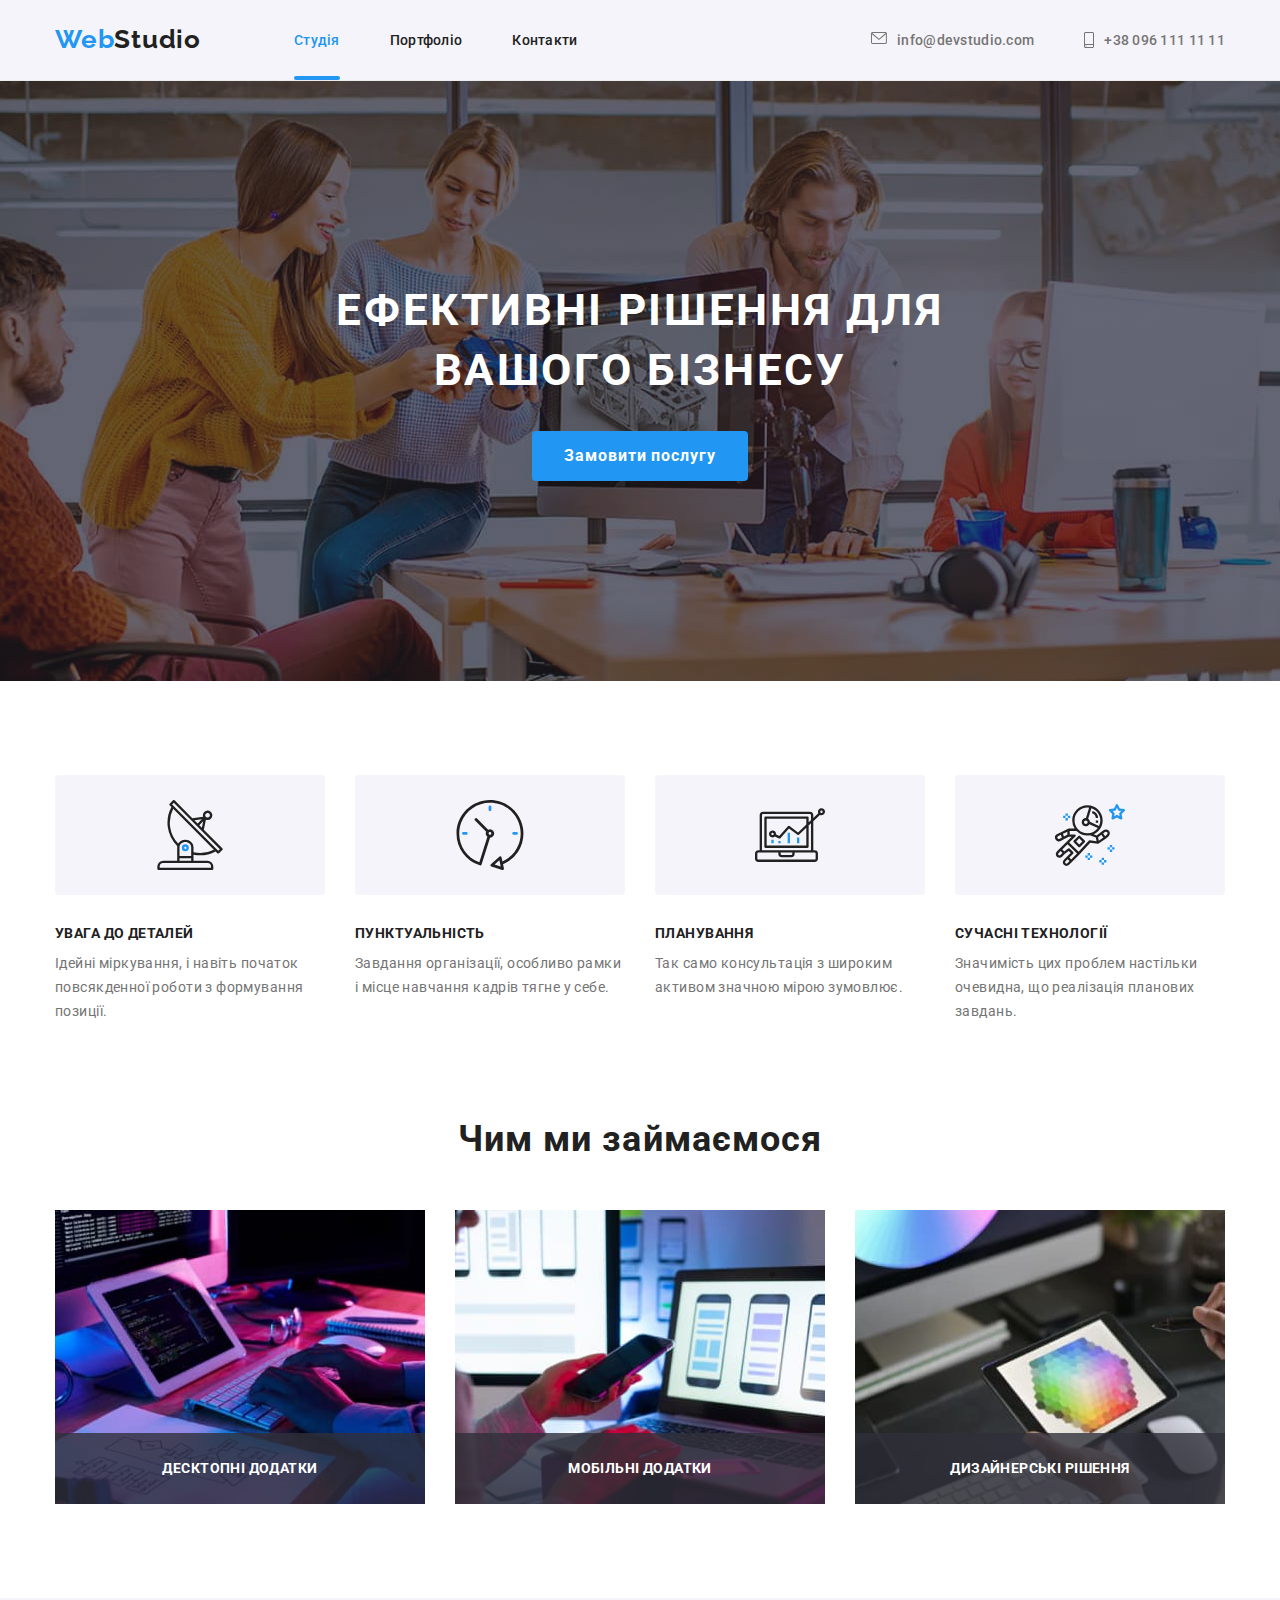
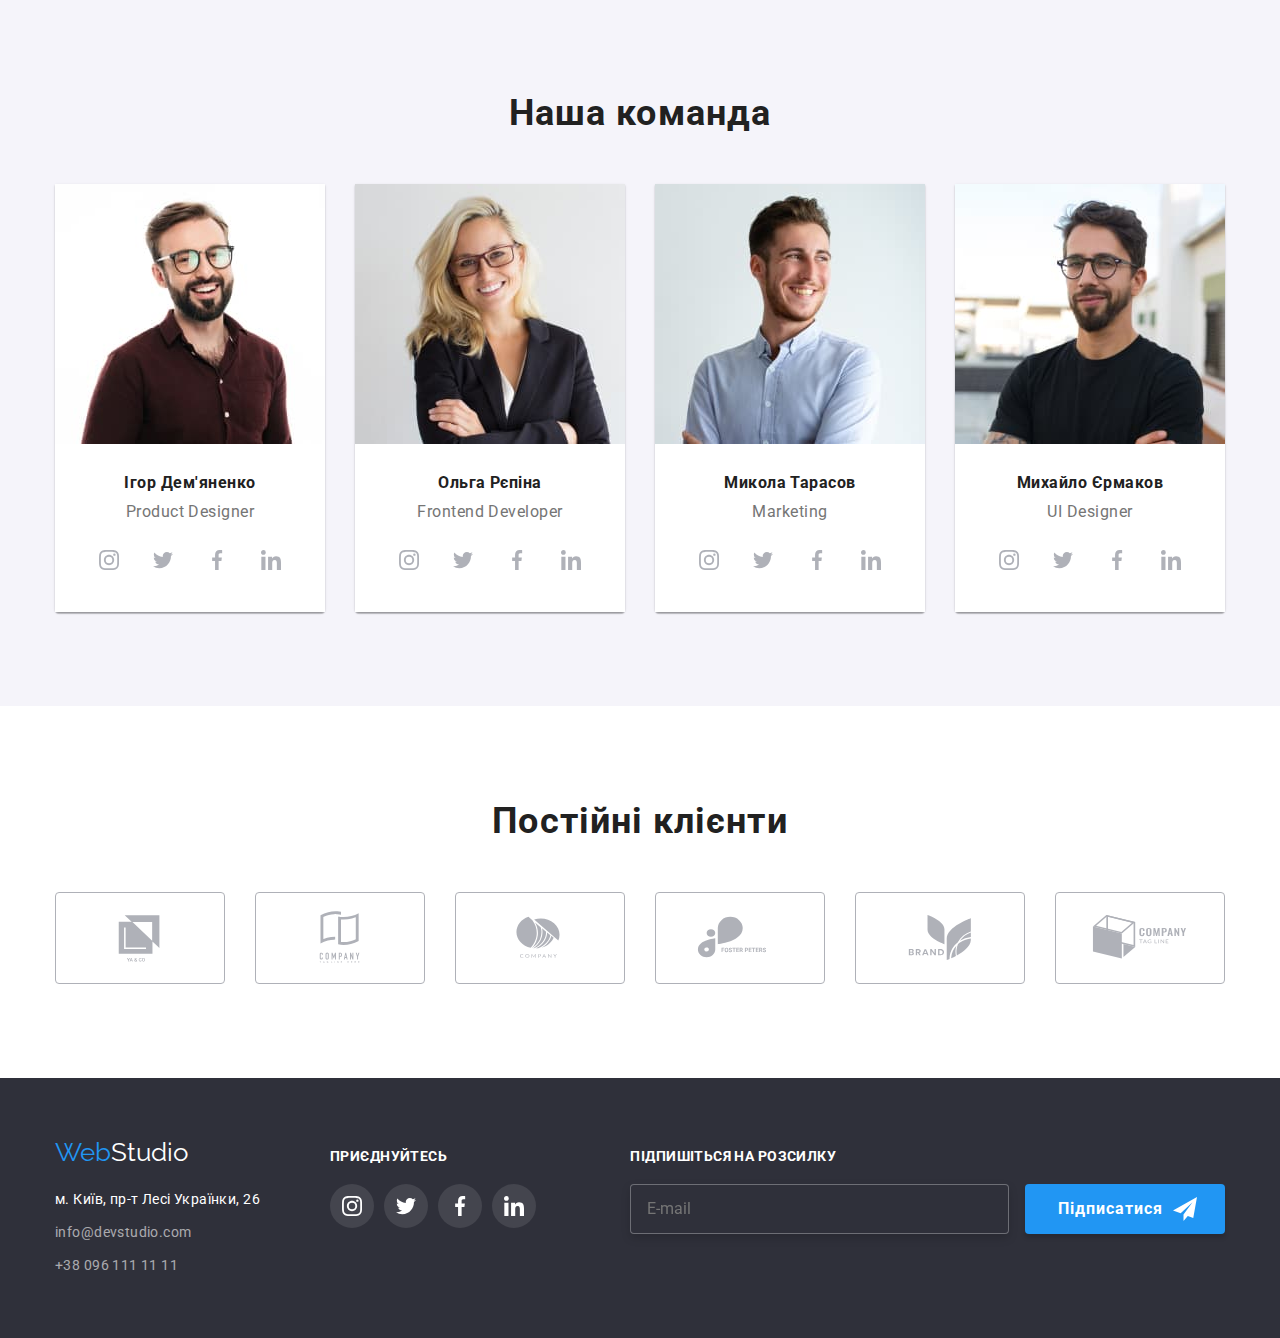
<file: index.html>
<!DOCTYPE html>
<html lang="uk">
  <head>
    <meta charset="UTF-8" />
    <meta http-equiv="X-UA-Compatible" content="IE=edge" />
    <meta name="viewport" content="width=device-width, initial-scale=1.0" />
    <title>WebStudio</title>
    <link rel="preconnect" href="https://fonts.googleapis.com" />
    <link rel="preconnect" href="https://fonts.gstatic.com" crossorigin />
    <link
      rel="stylesheet"
      href="https://cdnjs.cloudflare.com/ajax/libs/modern-normalize/1.0.0/modern-normalize.min.css"
    />
    <link
      href="https://fonts.googleapis.com/css2?family=Raleway:wght@700&family=Roboto:wght@400;500;700;900&display=swap"
      rel="stylesheet"
    />
    <link rel="stylesheet" href="CSS/style.css" />
  </head>
  <body>
    <header class="header">
      <div class="container container__header">
        <nav class="nav">
          <a href="./index.html" class="logo"
            ><span class="logo__text">Web</span>Studio</a
          >
          <ul class="site-nav">
            <li class="site-nav__item">
              <a
                href="./index.html"
                class="site-nav__link site-nav__link--current"
                >Студія</a
              >
            </li>
            <li class="site-nav__item">
              <a href="./portfolio.html" class="site-nav__link">Портфоліо</a>
            </li>
            <li class="site-nav__item">
              <a href="#" class="site-nav__link">Контакти</a>
            </li>
          </ul>
        </nav>
        <ul class="contacts">
          <li class="contact__item">
            <a href="mailto:info@devstudio.com" class="site-nav__link contact"
              ><svg class="contact__icon" width="16" height="12">
                <use href="./images/icons.svg#icon-mail"></use>
              </svg>
              info@devstudio.com</a
            >
          </li>
          <li class="contact__item">
            <a href="tel:+380961111111" class="site-nav__link contact"
              ><svg class="contact__icon" width="10" height="16">
                <use href="./images/icons.svg#icon-smartphone"></use>
              </svg>
              +38 096 111 11 11</a
            >
          </li>
        </ul>
      </div>
    </header>
    <main>
      <section class="hero">
        <div class="container hero__container">
          <h1 class="hero__header">Ефективні рішення для вашого бізнесу</h1>
          <button class="place-order" type="button" data-modal-open>
            Замовити послугу
          </button>
          <div class="backdrop is-hidden" data-modal>
            <div class="modal">
              <button class="close__button" data-modal-close>
                <svg class="close__icon" width="18" height="18">
                  <use href="./images/icons.svg#icon-close"></use>
                </svg>
              </button>
              <div class="modal-inputs--container">
                <form name="modal-form" autocomplete="on" class="modal--form">
                  <fieldset class="modal--fieldset">
                    <legend class="modal--legend">
                      Залиште свої дані, ми вам передзвонимо
                    </legend>
                    <label for="modal--name-input">Ім'я</label>
                    <div class="modal--input-box">
                      <input
                        class="modal--input"
                        type="text"
                        name="username"
                        placeholder=""
                        id="modal--name-input"
                      />
                      <svg class="modal--icon" width="18" height="18">
                        <use href="images/icons.svg#icon-person-black"></use>
                      </svg>
                    </div>
                    <label for="modal--tel-input">Телефон</label>
                    <div class="modal--input-box">
                      <input
                        class="modal--input"
                        type="tel"
                        name="tel"
                        placeholder=""
                        id="modal--tel-input"
                      />
                      <svg class="modal--icon" width="18" height="18">
                        <use href="images/icons.svg#icon-phone-black"></use>
                      </svg>
                    </div>
                    <label for="modal--email-input">Пошта</label>
                    <div class="modal--input-box">
                      <input
                        class="modal--input"
                        type="email"
                        name="email"
                        placeholder=""
                        id="modal--email-input"
                      />
                      <svg class="modal--icon" width="18" height="18">
                        <use href="images/icons.svg#icon-email-black"></use>
                      </svg>
                    </div>
                    <label>
                      Коментар
                      <textarea
                        class="modal--textarea modal--input"
                        name="textarea"
                        id=""
                        rows="7"
                        placeholder="Введіть текст"
                      ></textarea>
                    </label>
                  </fieldset>
                  <label class="checkbox">
                    <input type="checkbox" class="checkbox--input" />
                    <span class="modal-check-box"></span>
                    Погоджуюся з розсилкою та приймаю
                    <span class="modal-check-text">Умови договору</span>
                  </label>
                  <button class="modal-send" type="submit">Відправити</button>
                </form>
              </div>
            </div>
          </div>
        </div>
      </section>
      <section class="section">
        <div class="container">
          <h2 class="visually-hidden">Наші перваги</h2>
          <ul class="benefits">
            <li class="benefits-item antenna">
              <div class="benefits-icon-container">
                <svg class="benefits-icon" width="70" height="70">
                  <use href="./images/icons.svg#icon-antenna"></use>
                </svg>
              </div>
              <h3 class="benefits-header">Увага до деталей</h3>
              <p class="benefits-text">
                Ідейні міркування, і навіть початок повсякденної роботи з
                формування позиції.
              </p>
            </li>
            <li class="benefits-item clock">
              <div class="benefits-icon-container">
                <svg class="benefits-icon" width="70" height="70">
                  <use href="./images/icons.svg#icon-clock"></use>
                </svg>
              </div>
              <h3 class="benefits-header">Пунктуальність</h3>
              <p class="benefits-text">
                Завдання організації, особливо рамки і місце навчання кадрів
                тягне у себе.
              </p>
            </li>
            <li class="benefits-item diagram">
              <div class="benefits-icon-container">
                <svg class="benefits-icon" width="70" height="70">
                  <use href="./images/icons.svg#icon-diagram"></use>
                </svg>
              </div>
              <h3 class="benefits-header">Планування</h3>
              <p class="benefits-text">
                Так само консультація з широким активом значною мірою зумовлює.
              </p>
            </li>
            <li class="benefits-item astronaut">
              <div class="benefits-icon-container">
                <svg class="benefits-icon" width="70" height="70">
                  <use href="./images/icons.svg#icon-astronaut"></use>
                </svg>
              </div>
              <h3 class="benefits-header">Сучасні технології</h3>
              <p class="benefits-text">
                Значимість цих проблем настільки очевидна, що реалізація
                планових завдань.
              </p>
            </li>
          </ul>
        </div>
      </section>
      <section class="section todo">
        <div class="container">
          <h2 class="header-second">Чим ми займаємося</h2>
          <ul class="we-do">
            <li>
              <div class="we-do-thumb">
                <img
                  src="images/what_we_doing.jpg"
                  alt="робота за планшетом та комп'ютером"
                  width="370"
                  class="we-do-img"
                />
                <p class="we-do-text">Десктопні додатки</p>
              </div>
            </li>
            <li>
              <div class="we-do-thumb">
                <img
                  src="images/wat_we_doing_2.jpg"
                  alt="робота за ноутбуком та телефоном"
                  width="370"
                  class="we-do-img"
                />
                <p class="we-do-text">Мобільні додатки</p>
              </div>
            </li>
            <li>
              <div class="we-do-thumb">
                <img
                  src="images/wat_we_doing_3.jpg"
                  alt="робота за планшетом"
                  width="370"
                  class="we-do-img"
                />
                <p class="we-do-text">Дизайнерські рішення</p>
              </div>
            </li>
          </ul>
        </div>
      </section>
      <section class="team-section section">
        <div class="container">
          <h2 class="header-second">Наша команда</h2>
          <ul class="team">
            <li class="team-item">
              <img
                class="team-img"
                src="images/igor_demyanenko.jpg"
                alt="Фото Ігора Демяненка"
                width="270"
              />
              <div class="team-description">
                <h3 class="team-header">Ігор Дем'яненко</h3>
                <p class="team-text">Product Designer</p>
                <ul class="soc-list">
                  <li class="soc-item">
                    <a href="" class="soc-link"
                      ><svg class="soc-icon" width="20" height="20">
                        <use href="./images/icons.svg#icon-instagram"></use>
                      </svg>
                    </a>
                  </li>
                  <li class="soc-item">
                    <a href="" class="soc-link"
                      ><svg class="soc-icon" width="20" height="20">
                        <use href="./images/icons.svg#icon-twitter"></use>
                      </svg>
                    </a>
                  </li>
                  <li class="soc-item">
                    <a href="" class="soc-link"
                      ><svg class="soc-icon" width="20" height="20">
                        <use href="./images/icons.svg#icon-facebook"></use>
                      </svg>
                    </a>
                  </li>
                  <li class="soc-item">
                    <a href="" class="soc-link"
                      ><svg class="soc-icon" width="20" height="20">
                        <use href="./images/icons.svg#icon-linkedin"></use>
                      </svg>
                    </a>
                  </li>
                </ul>
              </div>
            </li>
            <li class="team-item">
              <img
                class="team-img"
                src="images/olg_repina.jpg"
                alt="Фото Ольги Рєпіної"
                width="270"
              />
              <div class="team-description">
                <h3 class="team-header">Ольга Рєпіна</h3>
                <p class="team-text">Frontend Developer</p>
                <ul class="soc-list">
                  <li class="soc-item">
                    <a href="" class="soc-link"
                      ><svg class="soc-icon" width="20" height="20">
                        <use href="./images/icons.svg#icon-instagram"></use>
                      </svg>
                    </a>
                  </li>
                  <li class="soc-item">
                    <a href="" class="soc-link"
                      ><svg class="soc-icon" width="20" height="20">
                        <use href="./images/icons.svg#icon-twitter"></use>
                      </svg>
                    </a>
                  </li>
                  <li class="soc-item">
                    <a href="" class="soc-link"
                      ><svg class="soc-icon" width="20" height="20">
                        <use href="./images/icons.svg#icon-facebook"></use>
                      </svg>
                    </a>
                  </li>
                  <li class="soc-item">
                    <a href="" class="soc-link"
                      ><svg class="soc-icon" width="20" height="20">
                        <use href="./images/icons.svg#icon-linkedin"></use>
                      </svg>
                    </a>
                  </li>
                </ul>
              </div>
            </li>
            <li class="team-item">
              <img
                class="team-img"
                src="images/mykola_tarasov.jpg"
                alt="Фото Миколи Тарасоа"
                width="270"
              />
              <div class="team-description">
                <h3 class="team-header">Микола Тарасов</h3>
                <p class="team-text">Marketing</p>
                <ul class="soc-list">
                  <li class="soc-item">
                    <a href="" class="soc-link"
                      ><svg class="soc-icon" width="20" height="20">
                        <use href="./images/icons.svg#icon-instagram"></use>
                      </svg>
                    </a>
                  </li>
                  <li class="soc-item">
                    <a href="" class="soc-link"
                      ><svg class="soc-icon" width="20" height="20">
                        <use href="./images/icons.svg#icon-twitter"></use>
                      </svg>
                    </a>
                  </li>
                  <li class="soc-item">
                    <a href="" class="soc-link"
                      ><svg class="soc-icon" width="20" height="20">
                        <use href="./images/icons.svg#icon-facebook"></use>
                      </svg>
                    </a>
                  </li>
                  <li class="soc-item">
                    <a href="" class="soc-link"
                      ><svg class="soc-icon" width="20" height="20">
                        <use href="./images/icons.svg#icon-linkedin"></use>
                      </svg>
                    </a>
                  </li>
                </ul>
              </div>
            </li>
            <li class="team-item">
              <img
                class="team-img"
                src="images/mikhaylo_yermakov.jpg"
                alt="Фото Михайла Єрмакова"
                width="270"
              />
              <div class="team-description">
                <h3 class="team-header">Михайло Єрмаков</h3>
                <p class="team-text">UI Designer</p>
                <ul class="soc-list">
                  <li class="soc-item">
                    <a href="" class="soc-link"
                      ><svg class="soc-icon" width="20" height="20">
                        <use href="./images/icons.svg#icon-instagram"></use>
                      </svg>
                    </a>
                  </li>
                  <li class="soc-item">
                    <a href="" class="soc-link"
                      ><svg class="soc-icon" width="20" height="20">
                        <use href="./images/icons.svg#icon-twitter"></use>
                      </svg>
                    </a>
                  </li>
                  <li class="soc-item">
                    <a href="" class="soc-link"
                      ><svg class="soc-icon" width="20" height="20">
                        <use href="./images/icons.svg#icon-facebook"></use>
                      </svg>
                    </a>
                  </li>
                  <li class="soc-item">
                    <a href="" class="soc-link"
                      ><svg class="soc-icon" width="20" height="20">
                        <use href="./images/icons.svg#icon-linkedin"></use>
                      </svg>
                    </a>
                  </li>
                </ul>
              </div>
            </li>
          </ul>
        </div>
      </section>
      <section class="section">
        <div class="container">
          <h2 class="header-second">Постійні клієнти</h2>
          <ul class="clients-list">
            <li class="clients-item">
              <a href="" class="clients-link">
                <svg class="clients-icon" width="106" height="60">
                  <use href="./images/icons.svg#icon-yaco"></use>
                </svg>
              </a>
            </li>
            <li class="clients-item">
              <a href="" class="clients-link">
                <svg class="clients-icon" width="106" height="60">
                  <use href="./images/icons.svg#icon-tagline"></use>
                </svg>
              </a>
            </li>
            <li class="clients-item">
              <a href="" class="clients-link">
                <svg class="clients-icon" width="106" height="60">
                  <use href="./images/icons.svg#icon-company"></use>
                </svg>
              </a>
            </li>
            <li class="clients-item">
              <a href="" class="clients-link">
                <svg class="clients-icon" width="106" height="60">
                  <use href="./images/icons.svg#icon-foster"></use>
                </svg>
              </a>
            </li>
            <li class="clients-item">
              <a href="" class="clients-link">
                <svg class="clients-icon" width="106" height="60">
                  <use href="./images/icons.svg#icon-brand"></use>
                </svg>
              </a>
            </li>
            <li class="clients-item">
              <a href="" class="clients-link">
                <svg class="clients-icon" width="106" height="60">
                  <use href="./images/icons.svg#icon-TAG"></use>
                </svg>
              </a>
            </li>
          </ul>
        </div>
      </section>
    </main>

    <footer>
      <div class="container footer-container">
        <div class="footer-links">
          <a href="./index.html" class="logo-bot"
            ><span class="logo__text">Web</span>Studio</a
          >
          <address>
            <ul class="address-table">
              <li class="address-item">
                <a
                  class="adres address-link"
                  href="https://www.google.com/maps/place/%D0%B1%D1%83%D0%BB%D1%8C%D0%B2%D0%B0%D1%80+%D0%9B%D0%B5%D1%81%D1%96+%D0%A3%D0%BA%D1%80%D0%B0%D1%97%D0%BD%D0%BA%D0%B8,+26,+%D0%9A%D0%B8%D1%97%D0%B2,+02000/@50.4265807,30.5383858,17z/data=!3m1!4b1!4m5!3m4!1s0x40d4cf0e033ecbe9:0x57a4dffefec77da0!8m2!3d50.4265807!4d30.5383858"
                  target="_blank"
                  >м. Київ, пр-т Лесі Українки, 26</a
                >
              </li>
              <li class="address-item">
                <a href="mailto:info@devstudio.com" class="address-link"
                  >info@devstudio.com</a
                >
              </li>
              <li class="address-item">
                <a href="tel:+380961111111" class="address-link"
                  >+38 096 111 11 11</a
                >
              </li>
            </ul>
          </address>
        </div>
        <div class="footer-soc-links-container">
          <p class="footer-soc-links-header">Приєднуйтесь</p>
          <ul class="footer-soc-list">
            <li class="footer-soc-item">
              <a href="" class="footer-soc-link"
                ><svg class="footer-soc-icon" width="20" height="20">
                  <use href="./images/icons.svg#icon-instagram"></use>
                </svg>
              </a>
            </li>
            <li class="footer-soc-item">
              <a href="" class="footer-soc-link"
                ><svg class="footer-soc-icon" width="20" height="20">
                  <use href="./images/icons.svg#icon-twitter"></use>
                </svg>
              </a>
            </li>
            <li class="footer-soc-item">
              <a href="" class="footer-soc-link"
                ><svg class="footer-soc-icon" width="20" height="20">
                  <use href="./images/icons.svg#icon-facebook"></use>
                </svg>
              </a>
            </li>
            <li class="footer-soc-item">
              <a href="" class="footer-soc-link"
                ><svg class="footer-soc-icon" width="20" height="20">
                  <use href="./images/icons.svg#icon-linkedin"></use>
                </svg>
              </a>
            </li>
          </ul>
        </div>
        <div class="footer-mailing-container">
          <form name="mailing-form" autocomplete="on">
            <label for="footer-mailing-form">
              <p class="footer-mailing-header">Підпишіться на розсилку</p>
            </label>
            <input
              type="email"
              name="email"
              placeholder="E-mail"
              id="footer-mailing-form"
            />
            <button type="submit" class="footer-mailing-submit">
              <span>Підписатися</span>
              <span class="icon-send-container">
                <svg class="icon-send" width="24" height="24">
                  <use href="images/icons.svg#icon-send"></use>
                </svg>
              </span>
            </button>
          </form>
        </div>
      </div>
    </footer>
    <script src="./js/modal.js"></script>
  </body>
</html>
</file>
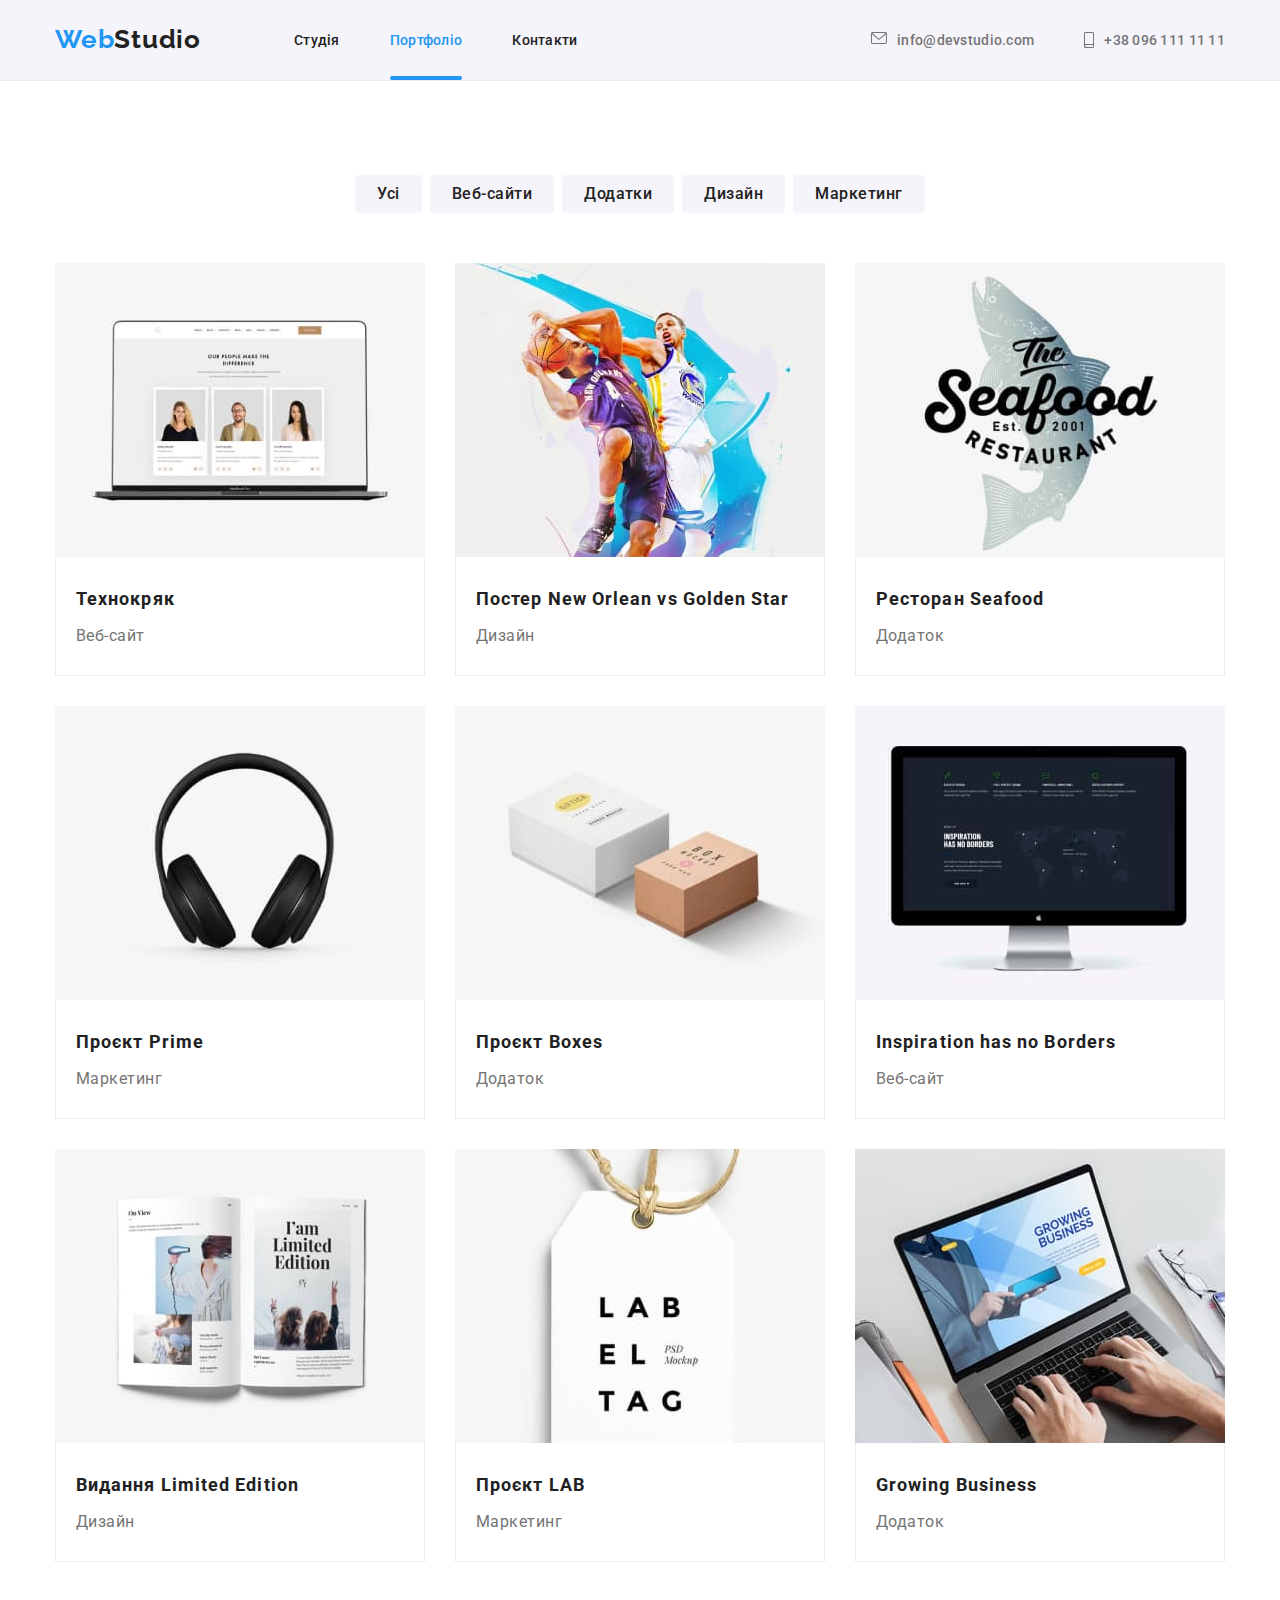
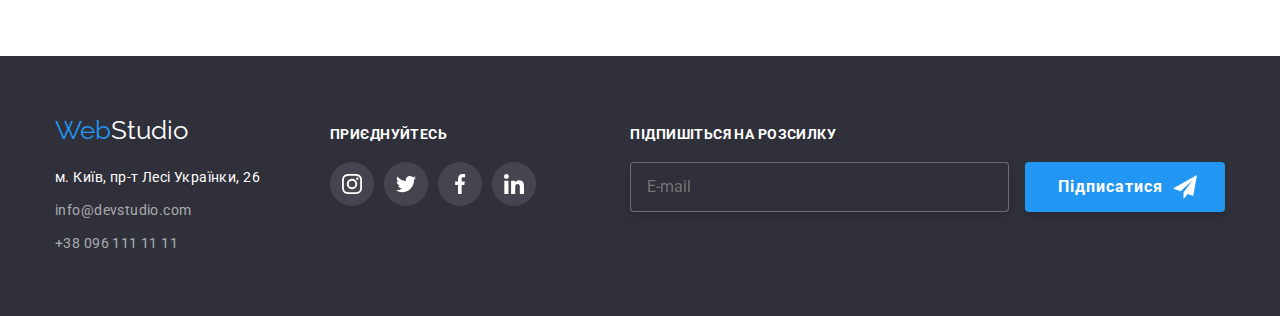
<file: portfolio.html>
<!DOCTYPE html>
<html lang="uk">
  <head>
    <meta charset="UTF-8" />
    <meta http-equiv="X-UA-Compatible" content="IE=edge" />
    <meta name="viewport" content="width=device-width, initial-scale=1.0" />
    <title>WebStudio</title>
    <link rel="preconnect" href="https://fonts.googleapis.com" />
    <link rel="preconnect" href="https://fonts.gstatic.com" crossorigin />
    <link
      rel="stylesheet"
      href="https://cdnjs.cloudflare.com/ajax/libs/modern-normalize/1.0.0/modern-normalize.min.css"
    />
    <link
      href="https://fonts.googleapis.com/css2?family=Raleway:wght@700&family=Roboto:wght@400;500;700;900&display=swap"
      rel="stylesheet"
    />
    <link rel="stylesheet" href="CSS/style.css" />
  </head>
  <body>
    <header class="header">
      <div class="container container__header">
        <nav class="nav">
          <a href="./index.html" class="logo"
            ><span class="logo__text">Web</span>Studio</a
          >
          <ul class="site-nav">
            <li class="site-nav__item">
              <a href="./index.html" class="site-nav__link nav">Студія</a>
            </li>
            <li class="site-nav__item">
              <a
                href="./portfolio.html"
                class="site-nav__link site-nav__link--current"
                >Портфоліо</a
              >
            </li>
            <li class="site-nav__item">
              <a href="#" class="site-nav__link">Контакти</a>
            </li>
          </ul>
        </nav>
        <ul class="contacts">
          <li class="contact__item">
            <a href="mailto:info@devstudio.com" class="site-nav__link contact"
              ><svg class="contact__icon" width="16" height="12">
                <use href="./images/icons.svg#icon-mail"></use>
              </svg>
              info@devstudio.com</a
            >
          </li>
          <li class="contact__item">
            <a href="tel:+380961111111" class="site-nav__link contact"
              ><svg class="contact__icon" width="10" height="16">
                <use href="./images/icons.svg#icon-smartphone"></use>
              </svg>
              +38 096 111 11 11</a
            >
          </li>
        </ul>
      </div>
    </header>
    <main>
      <section class="section">
        <div class="container">
          <h1 class="visually-hidden">Наші роботи</h1>
          <ul class="filter">
            <li>
              <button type="button" class="filter-button filter-button-all">
                Усі
              </button>
            </li>
            <li>
              <button type="button" class="filter-button">Веб-сайти</button>
            </li>
            <li>
              <button type="button" class="filter-button">Додатки</button>
            </li>
            <li><button type="button" class="filter-button">Дизайн</button></li>
            <li>
              <button type="button" class="filter-button">Маркетинг</button>
            </li>
          </ul>
          <ul class="portfolio-works">
            <li class="portfolio-item">
              <a href="" class="portfolio-item-link">
                <div class="portfolio-image-box">
                  <img src="images/tekhnocrack.jpg" alt="Ноутбук" width="370" />
                  <div class="portfolio-image-overlay">
                    <p>
                      Ресурс пропонує комплексні пропозиції з різним рівнем
                      функціоналу та сервісів. Все це дозволить відвідувачу
                      отримати вичерпні відомості про компанію чи приватну
                      особу.
                    </p>
                  </div>
                </div>
                <div class="portfolio-description">
                  <h2 class="portfolio-works-header">Технокряк</h2>
                  <p class="portfolio-works-text">Веб-сайт</p>
                </div>
              </a>
            </li>
            <li class="portfolio-item">
              <a href="" class="portfolio-item-link">
                <div class="portfolio-image-box">
                  <img
                    src="images/New-Orlean-vs-Golden-Star.jpg"
                    alt="Два баскетболіста"
                    width="370"
                  />
                  <div class="portfolio-image-overlay">
                    <p>
                      Ресурс пропонує комплексні пропозиції з різним рівнем
                      функціоналу та сервісів. Все це дозволить відвідувачу
                      отримати вичерпні відомості про компанію чи приватну
                      особу.
                    </p>
                  </div>
                </div>

                <div class="portfolio-description">
                  <h2 class="portfolio-works-header">
                    Постер New Orlean vs Golden Star
                  </h2>
                  <p class="portfolio-works-text">Дизайн</p>
                </div>
              </a>
            </li>
            <li class="portfolio-item">
              <a href="" class="portfolio-item-link">
                <div class="portfolio-image-box">
                  <img
                    src="images/Seafood.jpg"
                    alt="Риба і надпис"
                    width="370"
                  />
                  <div class="portfolio-image-overlay">
                    <p>
                      Ресурс пропонує комплексні пропозиції з різним рівнем
                      функціоналу та сервісів. Все це дозволить відвідувачу
                      отримати вичерпні відомості про компанію чи приватну
                      особу.
                    </p>
                  </div>
                </div>

                <div class="portfolio-description">
                  <h2 class="portfolio-works-header">Ресторан Seafood</h2>
                  <p class="portfolio-works-text">Додаток</p>
                </div>
              </a>
            </li>
            <li class="portfolio-item">
              <a href="" class="portfolio-item-link">
                <div class="portfolio-image-box">
                  <img src="images/Prime.jpg" alt="Навушники" width="370" />
                  <div class="portfolio-image-overlay">
                    <p>
                      Ресурс пропонує комплексні пропозиції з різним рівнем
                      функціоналу та сервісів. Все це дозволить відвідувачу
                      отримати вичерпні відомості про компанію чи приватну
                      особу.
                    </p>
                  </div>
                </div>

                <div class="portfolio-description">
                  <h2 class="portfolio-works-header">Проєкт Prime</h2>
                  <p class="portfolio-works-text">Маркетинг</p>
                </div>
              </a>
            </li>
            <li class="portfolio-item">
              <a href="" class="portfolio-item-link">
                <div class="portfolio-image-box">
                  <img src="images/Boxes.jpg" alt="Дві коробки" width="370" />
                  <div class="portfolio-image-overlay">
                    <p>
                      Ресурс пропонує комплексні пропозиції з різним рівнем
                      функціоналу та сервісів. Все це дозволить відвідувачу
                      отримати вичерпні відомості про компанію чи приватну
                      особу.
                    </p>
                  </div>
                </div>

                <div class="portfolio-description">
                  <h2 class="portfolio-works-header">Проєкт Boxes</h2>
                  <p class="portfolio-works-text">Додаток</p>
                </div>
              </a>
            </li>
            <li class="portfolio-item">
              <a href="" class="portfolio-item-link">
                <div class="portfolio-image-box">
                  <img
                    src="images/Inspiration-has-no-Borders.jpg"
                    alt="Монітор"
                    width="370"
                  />
                  <div class="portfolio-image-overlay">
                    <p>
                      Ресурс пропонує комплексні пропозиції з різним рівнем
                      функціоналу та сервісів. Все це дозволить відвідувачу
                      отримати вичерпні відомості про компанію чи приватну
                      особу.
                    </p>
                  </div>
                </div>

                <div class="portfolio-description">
                  <h2 class="portfolio-works-header">
                    Inspiration has no Borders
                  </h2>
                  <p class="portfolio-works-text">Веб-сайт</p>
                </div>
              </a>
            </li>
            <li class="portfolio-item">
              <a href="" class="portfolio-item-link">
                <div class="portfolio-image-box">
                  <img
                    src="images/Limited-Edition.jpg"
                    alt="Розгорнута книга"
                    width="370"
                  />
                  <div class="portfolio-image-overlay">
                    <p>
                      Ресурс пропонує комплексні пропозиції з різним рівнем
                      функціоналу та сервісів. Все це дозволить відвідувачу
                      отримати вичерпні відомості про компанію чи приватну
                      особу.
                    </p>
                  </div>
                </div>

                <div class="portfolio-description">
                  <h2 class="portfolio-works-header">
                    Видання Limited Edition
                  </h2>
                  <p class="portfolio-works-text">Дизайн</p>
                </div>
              </a>
            </li>
            <li class="portfolio-item">
              <a href="" class="portfolio-item-link">
                <div class="portfolio-image-box">
                  <img src="images/LAB.jpg" alt="Бірка з написом" width="370" />
                  <div class="portfolio-image-overlay">
                    <p>
                      Ресурс пропонує комплексні пропозиції з різним рівнем
                      функціоналу та сервісів. Все це дозволить відвідувачу
                      отримати вичерпні відомості про компанію чи приватну
                      особу.
                    </p>
                  </div>
                </div>

                <div class="portfolio-description">
                  <h2 class="portfolio-works-header">Проєкт LAB</h2>
                  <p class="portfolio-works-text">Маркетинг</p>
                </div>
              </a>
            </li>
            <li class="portfolio-item">
              <a href="" class="portfolio-item-link">
                <div class="portfolio-image-box">
                  <img
                    src="images/Growing-Business.jpg"
                    alt="Робота за ноутбуком"
                    width="370"
                  />
                  <div class="portfolio-image-overlay">
                    <p>
                      Ресурс пропонує комплексні пропозиції з різним рівнем
                      функціоналу та сервісів. Все це дозволить відвідувачу
                      отримати вичерпні відомості про компанію чи приватну
                      особу.
                    </p>
                  </div>
                </div>

                <div class="portfolio-description">
                  <h2 class="portfolio-works-header">Growing Business</h2>
                  <p class="portfolio-works-text">Додаток</p>
                </div>
              </a>
            </li>
          </ul>
        </div>
      </section>
    </main>

    <footer>
      <div class="container footer-container">
        <div class="footer-links">
          <a href="./index.html" class="logo-bot"
            ><span class="logo__text">Web</span>Studio</a
          >
          <address>
            <ul class="address-table">
              <li class="address-item">
                <a
                  class="adres address-link"
                  href="https://www.google.com/maps/place/%D0%B1%D1%83%D0%BB%D1%8C%D0%B2%D0%B0%D1%80+%D0%9B%D0%B5%D1%81%D1%96+%D0%A3%D0%BA%D1%80%D0%B0%D1%97%D0%BD%D0%BA%D0%B8,+26,+%D0%9A%D0%B8%D1%97%D0%B2,+02000/@50.4265807,30.5383858,17z/data=!3m1!4b1!4m5!3m4!1s0x40d4cf0e033ecbe9:0x57a4dffefec77da0!8m2!3d50.4265807!4d30.5383858"
                  target="_blank"
                  >м. Київ, пр-т Лесі Українки, 26</a
                >
              </li>
              <li class="address-item">
                <a href="mailto:info@devstudio.com" class="address-link"
                  >info@devstudio.com</a
                >
              </li>
              <li class="address-item">
                <a href="tel:+380961111111" class="address-link"
                  >+38 096 111 11 11</a
                >
              </li>
            </ul>
          </address>
        </div>
        <div class="footer-soc-links-container">
          <h3 class="footer-soc-links-header">Приєднуйтесь</h3>
          <ul class="footer-soc-list">
            <li class="footer-soc-item">
              <a href="" class="footer-soc-link"
                ><svg class="footer-soc-icon" width="20" height="20">
                  <use href="./images/icons.svg#icon-instagram"></use>
                </svg>
              </a>
            </li>
            <li class="footer-soc-item">
              <a href="" class="footer-soc-link"
                ><svg class="footer-soc-icon" width="20" height="20">
                  <use href="./images/icons.svg#icon-twitter"></use>
                </svg>
              </a>
            </li>
            <li class="footer-soc-item">
              <a href="" class="footer-soc-link"
                ><svg class="footer-soc-icon" width="20" height="20">
                  <use href="./images/icons.svg#icon-facebook"></use>
                </svg>
              </a>
            </li>
            <li class="footer-soc-item">
              <a href="" class="footer-soc-link"
                ><svg class="footer-soc-icon" width="20" height="20">
                  <use href="./images/icons.svg#icon-linkedin"></use>
                </svg>
              </a>
            </li>
          </ul>
        </div>
        <div class="footer-mailing-container">
          <form name="mailing-form" autocomplete="on">
            <label for="footer-mailing-form">
              <p class="footer-mailing-header">Підпишіться на розсилку</p>
            </label>
            <input
              type="email"
              name="email"
              placeholder="E-mail"
              id="footer-mailing-form"
            />
            <button type="submit" class="footer-mailing-submit">
              <span>Підписатися</span>
              <span class="icon-send-container">
                <svg class="icon-send" width="24" height="24">
                  <use href="images/icons.svg#icon-send"></use>
                </svg>
              </span>
            </button>
          </form>
        </div>
      </div>
    </footer>
  </body>
</html>
</file>
<file: CSS/style.css>
:root {
  --brand-color-black: #212121;
  --brand-color-blue: #2196f3;
  --brand-color-gray: #757575;
  --brand-color-white: white;
  --brand-color-dark-blue: #188ce8;
  --brand-color-transparent-gray: rgba(255, 255, 255, 0.6);
  --brand-icons-gray: #afb1b8;
  --brand-background-black: #2f303a;
  --brand-background-white: #f5f4fa;
  --brand-background-gray: rgba(255, 255, 255, 0.1);
  --brand-background-gray-lite: rgba(47, 48, 58, 0.8);
  --brand-background-blue: rgba(33, 150, 243, 0.9);
  --brand-background-overlay: rgba(0, 0, 0, 0.2);
  --brand-placeholder-gray: rgba(117, 117, 117, 0.5);
}
body {
  font-family: Roboto, sans-serif;
  color: var(--brand-color-black);
}
ul {
  list-style: none;
  padding-left: 0;
  margin: 0;
}
img {
  display: block;
  max-width: 100%;
  height: auto;
}
a {
  text-decoration: none;
}
.container {
  max-width: 1200px;
  margin: 0 auto;
  padding: 0 15px 0 15px;
}
.section {
  padding: 94px 0 94px 0;
}
header {
  border-bottom: 1px solid #ececec;
  position: sticky;
  top: 0;
  background-color: var(--brand-background-white);
  z-index: 10;
}
.logo {
  font-family: raleway, sans-serif;
  font-size: 26px;
  font-weight: 700;
  line-height: 1.173;
  color: var(--brand-color-black);
  text-decoration: none;
  letter-spacing: 0.03em;
  padding: 24px 0 25px;
  display: block;
}
.logo:focus,
.logo:hover {
  color: var(--brand-color-black);
}
.logo__text {
  color: var(--brand-color-blue);
}
.logo-bot {
  color: var(--brand-color-white);
  text-decoration: none;
  font-family: raleway, sans-serif;
  font-size: 26px;
  display: inline-block;
  margin-bottom: 20px;
}

.container__header {
  display: flex;
}
.nav {
  margin-right: auto;
  display: flex;
}

.site-nav__link {
  position: relative;
  color: var(--brand-color-black);
  text-decoration: none;
  font-size: 14px;
  line-height: 1.172;
  font-weight: 500;
  letter-spacing: 0.02em;
  display: flex;
  padding: 32px 0;
  transition-property: color;
  transition-duration: 250ms;
  transition-timing-function: cubic-bezier(0.4, 0, 0.2, 1);
}

.site-nav__link:focus,
.site-nav__link:hover {
  color: var(--brand-color-blue);
}
.site-nav__link.site-nav__link--current {
  color: var(--brand-color-blue);
}

.site-nav__link.site-nav__link--current::after {
  position: absolute;
  margin: 0 auto;
  bottom: 0;
  content: "";
  width: 100%;
  height: 4px;
  color: var(--brand-color-blue);
  background-color: var(--brand-color-blue);
  border-radius: 2px;
}

.site-nav {
  display: flex;
  margin-left: 93px;
  align-items: center;
}
.site-nav__item:nth-last-child(-n + 2) {
  margin-left: 50px;
}

.contacts {
  display: flex;
  align-items: center;
}
.contact {
  color: var(--brand-color-gray);
}

.contact__item:hover .contact__icon {
  fill: var(--brand-color-blue);
}
.contact:focus .contact__icon {
  fill: var(--brand-color-blue);
}

.contact__item {
  display: flex;
  align-items: center;
  transition-property: fill;
  transition-duration: 250ms;
  transition-timing-function: cubic-bezier(0.4, 0, 0.2, 1);
}
.contact__item:last-child {
  margin-left: 50px;
}
.contact__icon {
  fill: var(--brand-color-gray);
  margin-right: 10px;
  transition-property: fill;
  transition-duration: 250ms;
  transition-timing-function: cubic-bezier(0.4, 0, 0.2, 1);
}

.visually-hidden {
  position: absolute;
  white-space: nowrap;
  width: 1px;
  height: 1px;
  overflow: hidden;
  border: 0;
  padding: 0;
  clip: rect(0 0 0 0);
  clip-path: inset(50%);
  margin: -1px;
}
.hero {
  background-color: var(--brand-background-black);
  padding: 200px 0;
  max-width: 1600px;
  background-image: linear-gradient(
      to right,
      rgba(47, 48, 58, 0.4),
      rgba(47, 48, 58, 0.4)
    ),
    url(../images/hat-background.jpg);
  background-size: cover;
  background-position: center;
  margin: auto;
}
.hero__container {
  display: flex;
  flex-direction: column;
  align-items: center;
}
.hero__header {
  color: var(--brand-color-white);
  font-size: 44px;
  text-transform: uppercase;
  line-height: 1.363;
  letter-spacing: 0.06em;
  max-width: 696px;
  text-align: center;
  display: inline-block;
  margin: 0 0 30px 0;
}
.header-second {
  font-size: 36px;
  line-height: 1.171;
  letter-spacing: 0.03em;
  text-align: center;
  margin: 0 0 50px 0;
}
.place-order {
  color: var(--brand-color-white);
  font-size: 16px;
  font-weight: 700;
  background-color: var(--brand-color-blue);
  cursor: pointer;
  line-height: 1.875;
  letter-spacing: 0.06em;
  border-radius: 4px;
  border: none;
  width: 216px;
  height: 50px;
  display: inline-block;
  transition-property: background-color;
  transition-duration: 250ms;
  transition-timing-function: cubic-bezier(0.4, 0, 0.2, 1);
}
.place-order:hover {
  background-color: var(--brand-color-dark-blue);
}
.backdrop {
  position: fixed;
  top: 0;
  left: 0;
  width: 100%;
  height: 100%;
  z-index: 100;
  background-color: var(--brand-background-overlay);
  visibility: visible;
  opacity: 1;
  transition-property: opacity, visibility;
  transition-duration: 250ms;
  transition-timing-function: cubic-bezier(0.4, 0, 0.2, 1);
  transform: rotate(1turn);
}
.is-hidden {
  visibility: hidden;
  opacity: 0;
  pointer-events: none;
  transition-property: opacity, visibility;
  transition-duration: 250ms;
  transition-timing-function: cubic-bezier(0.4, 0, 0.2, 1);
}
.modal {
  width: 528px;
  height: 581px;
  background-color: var(--brand-color-white);
  position: absolute;
  top: 50%;
  left: 50%;
  transform: translate(-50%, -50%);
  padding: 40px;
}
.close__button {
  position: absolute;
  display: flex;
  align-items: center;
  justify-content: center;
  top: 8px;
  right: 8px;
  width: 30px;
  height: 30px;
  background-color: var(--brand-color-white);
  border: 1px solid rgba(0, 0, 0, 0.1);
  border-radius: 50%;
  cursor: pointer;
}
.close__icon:hover {
  fill: var(--brand-color-blue);
}
.modal-inputs--container {
}
.modal--form {
  display: flex;
  flex-direction: column;

  align-items: center;
}
.modal--legend {
  text-align: center;
  margin-bottom: 12px;
  font-weight: 700;
  font-size: 20px;
  line-height: 1.172;
  letter-spacing: 0.03em;
}
.modal--fieldset {
  margin: 0;
  padding: 0;
  display: flex;
  flex-direction: column;
  border: none;
  margin-bottom: 20px;
}
.modal--fieldset > label {
  color: var(--brand-color-gray);
  font-size: 12px;
  line-height: 14px;
  letter-spacing: 0.01em;
  margin-bottom: 4px;
}
.modal--input {
  display: block;
  height: 100%;
  width: 100%;
  outline: none;
  border: 1px solid rgba(33, 33, 33, 0.2);
  border-radius: 4px;
  padding: 0;
  padding-left: 42px;
  color: var(--brand-color-blue);
}
.modal--input:focus {
  border-color: var(--brand-color-blue);
}

.modal--textarea {
  padding: 11px 16px;
}
.modal--input-box {
  position: relative;
  height: 40px;
  margin-bottom: 10px;
}
.modal--icon {
  position: absolute;
  left: 12px;
  top: 50%;
  transform: translateY(-50%);
  fill: var(--brand-color-black);
}
.modal--input:focus + .modal--icon {
  fill: var(--brand-color-blue);
}
.modal--textarea {
  resize: none;
}
.modal--textarea::placeholder {
  color: var(--brand-placeholder-gray);
}
.modal-check {
  padding-left: 1.2em;
}
.checkbox--input {
  position: absolute;
  -webkit-appearance: none;
  -moz-appearance: none;
  appearance: none;
}
.modal-check-box {
  position: absolute;
  margin-left: -1.2em;
  width: 16px;
  height: 15px;
  background-image: url(../images/off.svg);
}
.checkbox--input:checked + .modal-check-box {
  background-image: url(../images/on.svg);
}
.modal-check-text {
  color: var(--brand-color-blue);
  text-decoration: underline;
}
.modal-send {
  font-weight: 700;
  line-height: 30px;
  letter-spacing: 0.06em;
  color: var(--brand-color-white);
  border: none;
  padding: 10px 52px;
  background: #188ce8;
  box-shadow: 0px 4px 4px rgba(0, 0, 0, 0.15);
  border-radius: 4px;
  margin-top: 30px;
  cursor: pointer;
}
.benefits {
  display: flex;
  justify-content: space-between;
}
.benefits-item {
  max-width: 270px;
}
.benefits-icon-container {
  display: flex;
  height: 120px;
  border-radius: 4px;
  background-color: var(--brand-background-white);
  justify-content: center;
  align-items: center;
  margin-bottom: 30px;
}

.benefits-header {
  font-size: 14px;
  text-transform: uppercase;
  line-height: 1.172;
  letter-spacing: 0.03em;
  margin: 0 0 10px 0;
}
.benefits-text {
  font-size: 14px;
  color: var(--brand-color-gray);
  line-height: 1.71;
  letter-spacing: 0.03em;
  display: inline-block;
  margin: 0 auto;
}
.section.todo {
  padding-top: 0;
}
.we-do {
  display: flex;
  justify-content: space-between;
}
.we-do-thumb {
  position: relative;
}
.we-do-thumb > .we-do-text {
  position: absolute;
  bottom: 0;
  margin: 0;
  padding: 27px 0px;
  width: 100%;
  background-color: var(--brand-background-gray-lite);
  color: var(--brand-color-white);
  text-transform: uppercase;
  letter-spacing: 0.03em;
  line-height: 1.171;
  font-size: 14px;
  font-weight: 700;
  text-align: center;
}
.team {
  display: flex;
  justify-content: space-between;
  margin: 0 auto;
}
.team-section {
  background-color: var(--brand-background-white);
}
.team-item {
  box-shadow: 0px 1px 3px rgba(0, 0, 0, 0.12), 0px 1px 1px rgba(0, 0, 0, 0.14),
    0px 2px 1px rgba(0, 0, 0, 0.2);
  border-radius: 0px 0px 4px 4px;
}
.team-img {
  display: block;
}
.team-header {
  font-size: 16px;
  line-height: 1.178;
  letter-spacing: 0.03em;
  margin: 0px 0 10px 0;
}
.team-text {
  font-size: 16px;
  line-height: 1.178;
  letter-spacing: 0.03em;
  margin: 0;
  color: var(--brand-color-gray);
}
.team-description {
  background-color: var(--brand-color-white);
  padding: 30px;
  text-align: center;
}
.soc-list {
  display: flex;
  justify-content: center;
  gap: 10px;
  margin-top: 16px;
}
.soc-link {
  width: 44px;
  height: 44px;
  display: flex;
  align-items: center;
  justify-content: center;
  background-color: var(--brand-color-white);
  border-radius: 50%;
  color: var(--brand-icons-gray);
  transition-property: color, background-color;
  transition-duration: 250ms;
  transition-timing-function: cubic-bezier(0.4, 0, 0.2, 1);
}
.soc-link:focus,
.soc-link:hover {
  background-color: var(--brand-color-blue);
  color: var(--brand-color-white);
}
.soc-icon {
  fill: currentColor;
}

.clients-list {
  gap: 30px;
  display: flex;
}
.clients-item {
  width: calc((100% - 60px) / 3);
}
.clients-link {
  width: 100%;
  height: 92px;
  border: 1px solid var(--brand-icons-gray);
  display: flex;
  align-items: center;
  justify-content: center;
  border-radius: 4px;
  color: var(--brand-icons-gray);
  transition-property: border-color;
  transition-duration: 250ms;
  transition-timing-function: cubic-bezier(0.4, 0, 0.2, 1);
}
.clients-icon {
  fill: currentColor;
  transition-property: color;
  transition-duration: 250ms;
  transition-timing-function: cubic-bezier(0.4, 0, 0.2, 1);
}
.clients-link:focus,
.clients-link:hover {
  color: var(--brand-color-blue);
  border-color: var(--brand-color-blue);
}
footer {
  background-color: var(--brand-background-black);
  padding: 60px 0;
}
.footer-container {
  display: flex;
  align-items: baseline;
}
.address-table {
  margin: 0;
}
.address-item:nth-child(n + 2) {
  margin-top: 9px;
}
.address-link {
  color: rgba(255, 255, 255, 0.6);
  text-decoration: none;
  line-height: 1.714;
  font-style: normal;
  font-size: 14px;
  letter-spacing: 0.03em;
  transition-property: color;
  transition-duration: 250ms;
  transition-timing-function: cubic-bezier(0.4, 0, 0.2, 1);
}
.adres {
  color: var(--brand-color-white);
  transition-property: color;
  transition-duration: 250ms;
  transition-timing-function: cubic-bezier(0.4, 0, 0.2, 1);
}
.address-link:focus,
.address-link:hover {
  color: var(--brand-color-blue);
}
.adres:focus,
.adres:hover {
  color: var(--brand-color-white);
}
.footer-soc-links-container {
  margin-left: 70px;
}
.footer-soc-links-header {
  color: var(--brand-color-white);
  font-size: 14px;
  margin: 0 0 20px 0;
  text-transform: uppercase;
  font-weight: 700;
  letter-spacing: 0.03em;
}
.footer-soc-list {
  display: flex;
  gap: 10px;
}
.footer-soc-item {
  background-color: var(--brand-background-gray);
  border-radius: 50%;
}

.footer-soc-link:focus,
.footer-soc-link:hover {
  background-color: var(--brand-color-blue);
}
.footer-soc-link {
  color: var(--brand-color-white);
  width: 44px;
  height: 44px;
  display: flex;
  justify-content: center;
  align-items: center;
  border-radius: 50%;
  transition-property: background-color;
  transition-duration: 250ms;
  transition-timing-function: cubic-bezier(0.4, 0, 0.2, 1);
}
.footer-soc-icon {
  fill: currentColor;
}
.footer-mailing-container {
  margin: 0 auto;
  margin-right: 0px;
}
.footer-mailing-header {
  color: var(--brand-color-white);
  font-size: 14px;
  margin: 0 0 20px 0;
  text-transform: uppercase;
  font-weight: 700;
  letter-spacing: 0.03em;
}
#footer-mailing-form {
  padding: 14px 158px 14px 16px;
  color: var(--brand-color-transparent-gray);
  margin: 0;
  line-height: 1.25;
  border: 1px solid rgba(255, 255, 255, 0.3);
  filter: drop-shadow(0px 4px 4px rgba(0, 0, 0, 0.15));
  border-radius: 4px;
  background-color: var(--brand-background-black);
  outline: none;
}

#footer-mailing-form::placeholder {
}

.footer-mailing-submit {
  margin: 0 0 0 12px;
  padding: 10px 62px 10px 33px;
  font-weight: 700;
  line-height: 30px;
  letter-spacing: 0.06em;
  border: none;
  color: var(--brand-color-white);
  background-color: var(--brand-color-blue);
  box-shadow: 0px 4px 4px rgba(0, 0, 0, 0.15);
  border-radius: 4px;
  position: relative;
}
.icon-send {
  position: absolute;
  top: 50%;
  transform: translateY(-50%);
  margin-left: 10px;
}

.icon-send-container {
}

.filter {
  display: flex;
  justify-content: center;
  width: 575px;
  margin: 0 auto;
  margin-bottom: 50px;
  gap: 8px;
}
.filter-button {
  font-size: 16px;
  cursor: pointer;
  line-height: 1.625;
  font-family: inherit;
  color: var(--brand-color-black);
  background-color: var(--brand-background-white);
  font-family: inherit;
  letter-spacing: 0.03em;
  font-weight: 500;
  border-radius: 4px;
  border: none;
  padding: 6px 22px 6px 22px;
  transition-property: color, background-color, box-shadow;
  transition-duration: 250ms;
  transition-timing-function: cubic-bezier(0.4, 0, 0.2, 1);
}

.filter-button-all {
  padding: 6px 22px 6px 22px;
}
.filter-button:focus,
.filter-button:hover {
  color: var(--brand-color-white);
  background-color: var(--brand-color-blue);
  box-shadow: 0px 3px 1px rgba(0, 0, 0, 0.1), 0px 1px 2px rgba(0, 0, 0, 0.08),
    0px 2px 2px rgba(0, 0, 0, 0.12);
}
.portfolio-works {
  display: flex;
  flex-wrap: wrap;
  gap: 30px;
  margin: 0 auto;
}

.portfolio-item {
  flex-basis: calc((100% - 60px) / 3);
}
.portfolio-item-link {
  display: block;
  transition-property: box-shadow;
  transition-duration: 250ms;
  transition-timing-function: cubic-bezier(0.4, 0, 0.2, 1);
}

.portfolio-item-link:focus,
.portfolio-item-link:hover {
  box-shadow: 0px 1px 1px rgba(0, 0, 0, 0.12), 0px 4px 4px rgba(0, 0, 0, 0.06),
    1px 4px 6px rgba(0, 0, 0, 0.16);
}
.portfolio-image-box {
  position: relative;
  overflow: hidden;
  transition-timing-function: cubic-bezier(0.4, 0, 0.2, 1);
}
.portfolio-item-link:focus .portfolio-image-overlay,
.portfolio-item-link:hover .portfolio-image-overlay {
  transform: translateY(0);
}

.portfolio-image-overlay {
  position: absolute;
  top: 0;
  left: 0;
  width: 100%;
  height: 100%;
  background-color: var(--brand-background-blue);
  transform: translateY(+100%);
  transition: transform 250ms ease;
  color: var(--brand-color-white);
  padding: 63px 24px;
}

.portfolio-image-overlay p {
  line-height: 1.56;
  letter-spacing: 0.03em;
  font-size: 18px;
  margin: 0 auto;
}

.portfolio-description {
  padding: 24px 20px;
  border-left: 1px solid #eeeeee;
  border-right: 1px solid #eeeeee;
  border-bottom: 1px solid #eeeeee;
}
.portfolio-works-header {
  font-size: 18px;
  line-height: 2;
  color: var(--brand-color-black);
  letter-spacing: 0.06em;
  margin: 0 0 4px 0;
}
.portfolio-works-text {
  font-size: 16px;
  color: var(--brand-color-gray);
  line-height: 1.875;
  letter-spacing: 0.03em;
  margin: 0;
}
</file>
